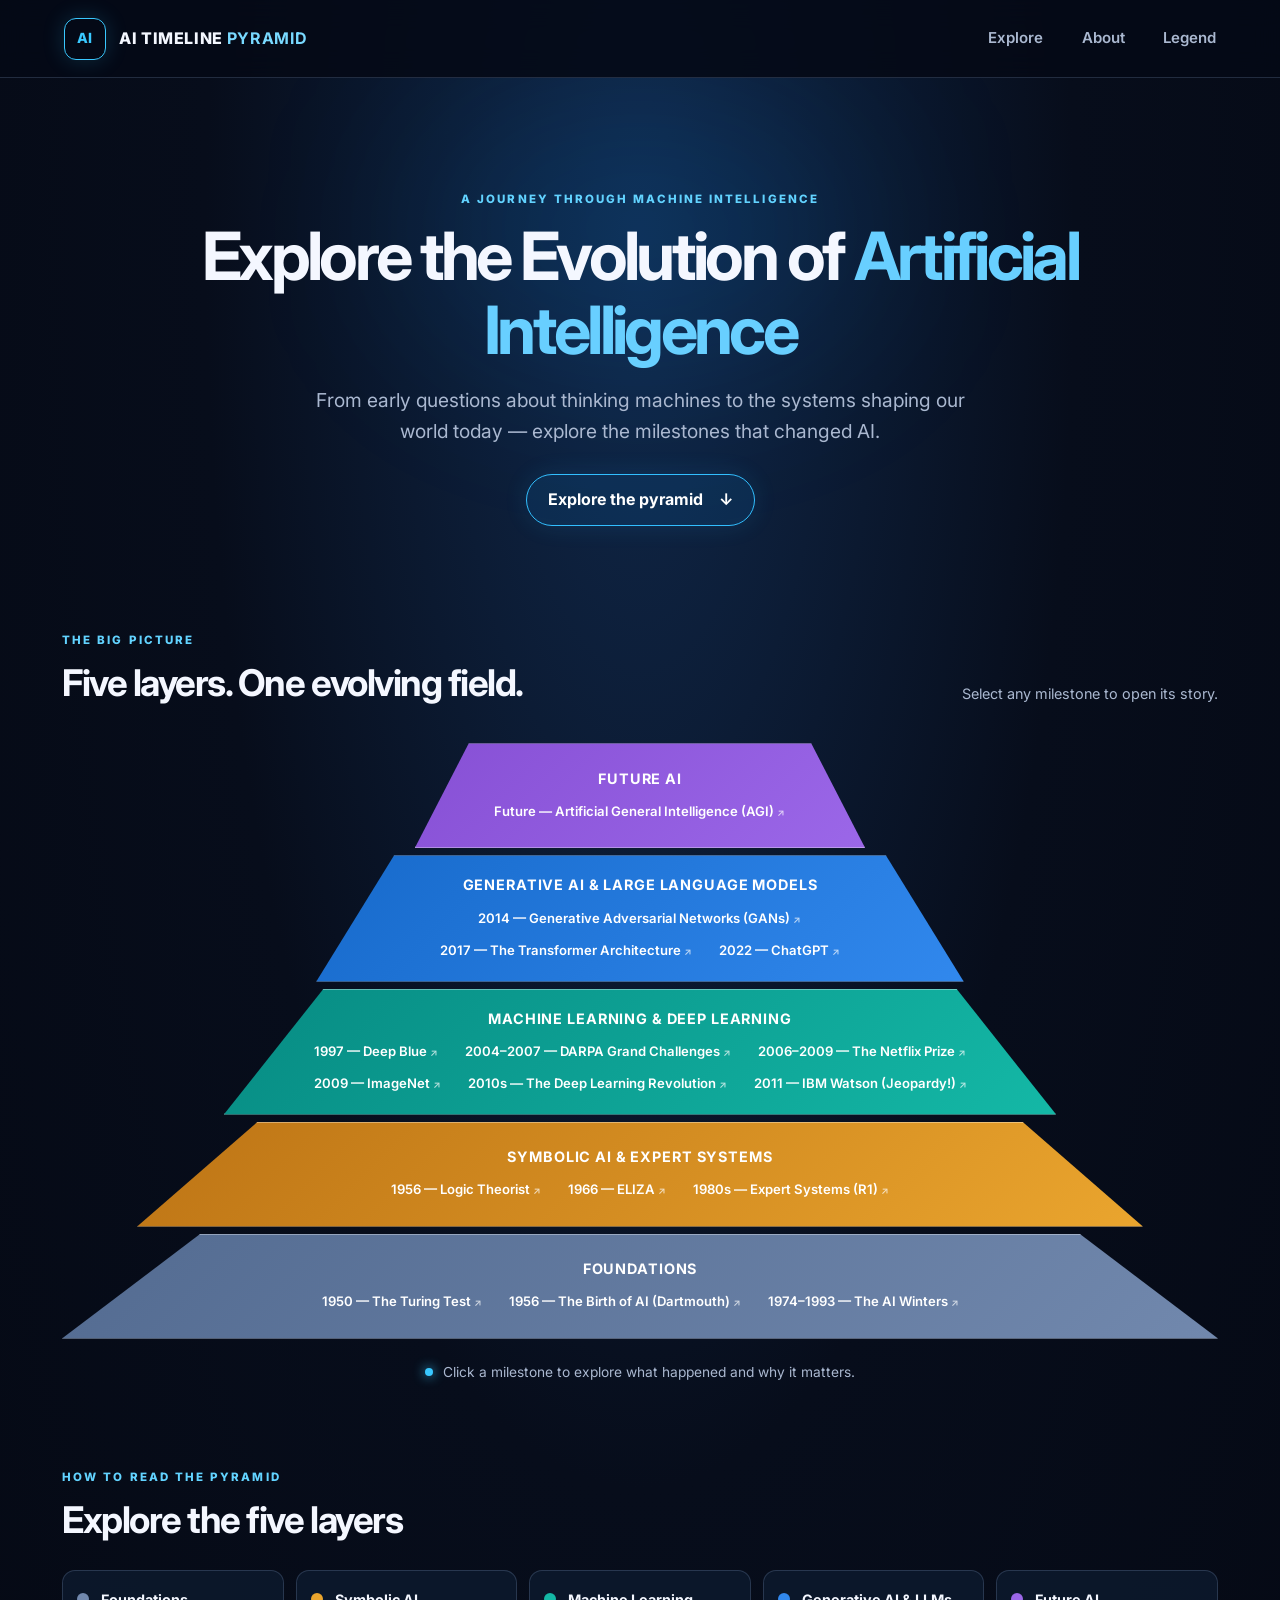
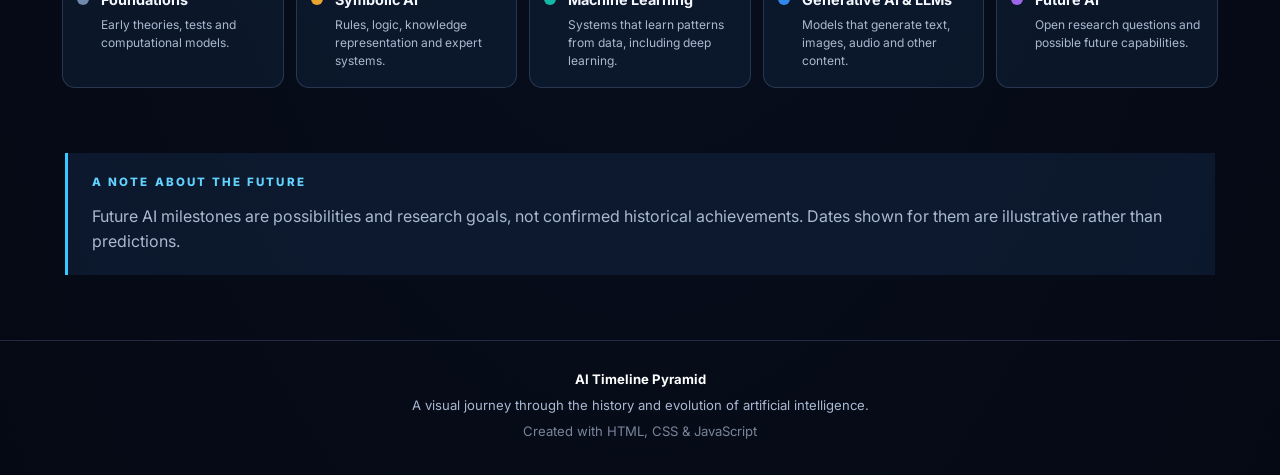
<file: index.html>
<!DOCTYPE html>
<html lang="en">
<head>
  <meta charset="UTF-8">
  <meta name="viewport" content="width=device-width, initial-scale=1.0">
  <meta name="description" content="Explore the evolution of artificial intelligence through an interactive five-layer timeline pyramid.">
  <title>AI Timeline Pyramid</title>
  <link rel="preconnect" href="https://fonts.googleapis.com">
  <link rel="preconnect" href="https://fonts.gstatic.com" crossorigin>
  <link href="https://fonts.googleapis.com/css2?family=Inter:wght@400;500;600;700;800&display=swap" rel="stylesheet">
  <link rel="stylesheet" href="css/style.css">
  <script src="js/script.js" defer></script>
</head>
<body>
  <header class="site-header" id="top">
    <a class="brand" href="index.html" aria-label="AI Timeline Pyramid home">
      <span class="brand-mark" aria-hidden="true">AI</span>
      <span>AI TIMELINE <b>PYRAMID</b></span>
    </a>
    <nav class="main-nav" aria-label="Main navigation">
      <a href="#timeline">Explore</a>
      <a href="#about">About</a>
      <a href="#legend">Legend</a>
    </nav>
    <button class="menu-toggle" aria-label="Toggle navigation" aria-expanded="false">☰</button>
  </header>

  <main>
    <section class="hero" id="about">
      <div class="hero-glow"></div>
      <p class="eyebrow">A JOURNEY THROUGH MACHINE INTELLIGENCE</p>
      <h1>Explore the Evolution of <span>Artificial Intelligence</span></h1>
      <p class="hero-copy">From early questions about thinking machines to the systems shaping our world today — explore the milestones that changed AI.</p>
      <a class="primary-link" href="#timeline">Explore the pyramid <span aria-hidden="true">↓</span></a>
    </section>

    <section class="timeline-section" id="timeline">
      <div class="section-heading">
        <div>
          <p class="eyebrow">THE BIG PICTURE</p>
          <h2>Five layers. One evolving field.</h2>
        </div>
        <p class="section-note">Select any milestone to open its story.</p>
      </div>

      <div class="pyramid-wrap">
        <div class="pyramid" aria-label="Interactive pyramid of artificial intelligence milestones">
          <section class="pyramid-layer future" aria-labelledby="future-title">
            <h3 id="future-title">FUTURE AI</h3>
            <div class="milestone-list">
              <a class="milestone" href="details.html?id=agi">Future — Artificial General Intelligence (AGI) <span>↗</span></a>
            </div>
          </section>

          <section class="pyramid-layer generative" aria-labelledby="generative-title">
            <h3 id="generative-title">GENERATIVE AI &amp; LARGE LANGUAGE MODELS</h3>
            <div class="milestone-list">
              <a class="milestone" href="details.html?id=gan">2014 — Generative Adversarial Networks (GANs) <span>↗</span></a>
              <a class="milestone" href="details.html?id=transformer">2017 — The Transformer Architecture <span>↗</span></a>
              <a class="milestone" href="details.html?id=chatgpt">2022 — ChatGPT <span>↗</span></a>
            </div>
          </section>

          <section class="pyramid-layer machine" aria-labelledby="machine-title">
            <h3 id="machine-title">MACHINE LEARNING &amp; DEEP LEARNING</h3>
            <div class="milestone-list">
              <a class="milestone" href="details.html?id=deepblue">1997 — Deep Blue <span>↗</span></a>
              <a class="milestone" href="details.html?id=darpa">2004–2007 — DARPA Grand Challenges <span>↗</span></a>
              <a class="milestone" href="details.html?id=netflix">2006–2009 — The Netflix Prize <span>↗</span></a>
              <a class="milestone" href="details.html?id=imagenet">2009 — ImageNet <span>↗</span></a>
              <a class="milestone" href="details.html?id=deeplearning">2010s — The Deep Learning Revolution <span>↗</span></a>
              <a class="milestone" href="details.html?id=watson">2011 — IBM Watson (Jeopardy!) <span>↗</span></a>
            </div>
          </section>

          <section class="pyramid-layer symbolic" aria-labelledby="symbolic-title">
            <h3 id="symbolic-title">SYMBOLIC AI &amp; EXPERT SYSTEMS</h3>
            <div class="milestone-list">
              <a class="milestone" href="details.html?id=logictheorist">1956 — Logic Theorist <span>↗</span></a>
              <a class="milestone" href="details.html?id=eliza">1966 — ELIZA <span>↗</span></a>
              <a class="milestone" href="details.html?id=expert">1980s — Expert Systems (R1) <span>↗</span></a>
            </div>
          </section>

          <section class="pyramid-layer foundations" aria-labelledby="foundations-title">
            <h3 id="foundations-title">FOUNDATIONS</h3>
            <div class="milestone-list">
              <a class="milestone" href="details.html?id=turing">1950 — The Turing Test <span>↗</span></a>
              <a class="milestone" href="details.html?id=dartmouth">1956 — The Birth of AI (Dartmouth) <span>↗</span></a>
              <a class="milestone" href="details.html?id=winters">1974–1993 — The AI Winters <span>↗</span></a>
            </div>
          </section>
        </div>
      </div>
      <p class="interaction-hint"><span class="hint-dot"></span> Click a milestone to explore what happened and why it matters.</p>
    </section>

    <section class="legend-section" id="legend">
      <div class="section-heading">
        <div>
          <p class="eyebrow">HOW TO READ THE PYRAMID</p>
          <h2>Explore the five layers</h2>
        </div>
      </div>
      <div class="legend-grid">
        <article class="legend-card"><span class="legend-swatch swatch-foundations"></span><div><h3>Foundations</h3><p>Early theories, tests and computational models.</p></div></article>
        <article class="legend-card"><span class="legend-swatch swatch-symbolic"></span><div><h3>Symbolic AI</h3><p>Rules, logic, knowledge representation and expert systems.</p></div></article>
        <article class="legend-card"><span class="legend-swatch swatch-machine"></span><div><h3>Machine Learning</h3><p>Systems that learn patterns from data, including deep learning.</p></div></article>
        <article class="legend-card"><span class="legend-swatch swatch-generative"></span><div><h3>Generative AI &amp; LLMs</h3><p>Models that generate text, images, audio and other content.</p></div></article>
        <article class="legend-card"><span class="legend-swatch swatch-future"></span><div><h3>Future AI</h3><p>Open research questions and possible future capabilities.</p></div></article>
      </div>
    </section>

    <section class="about-strip">
      <p class="eyebrow">A NOTE ABOUT THE FUTURE</p>
      <p>Future AI milestones are possibilities and research goals, not confirmed historical achievements. Dates shown for them are illustrative rather than predictions.</p>
    </section>
  </main>

  <footer class="site-footer">
    <a class="footer-brand" href="#top">AI Timeline Pyramid</a>
    <p>A visual journey through the history and evolution of artificial intelligence.</p>
    <p class="footer-credit">Created with HTML, CSS &amp; JavaScript</p>
  </footer>
</body>
</html>
</file>
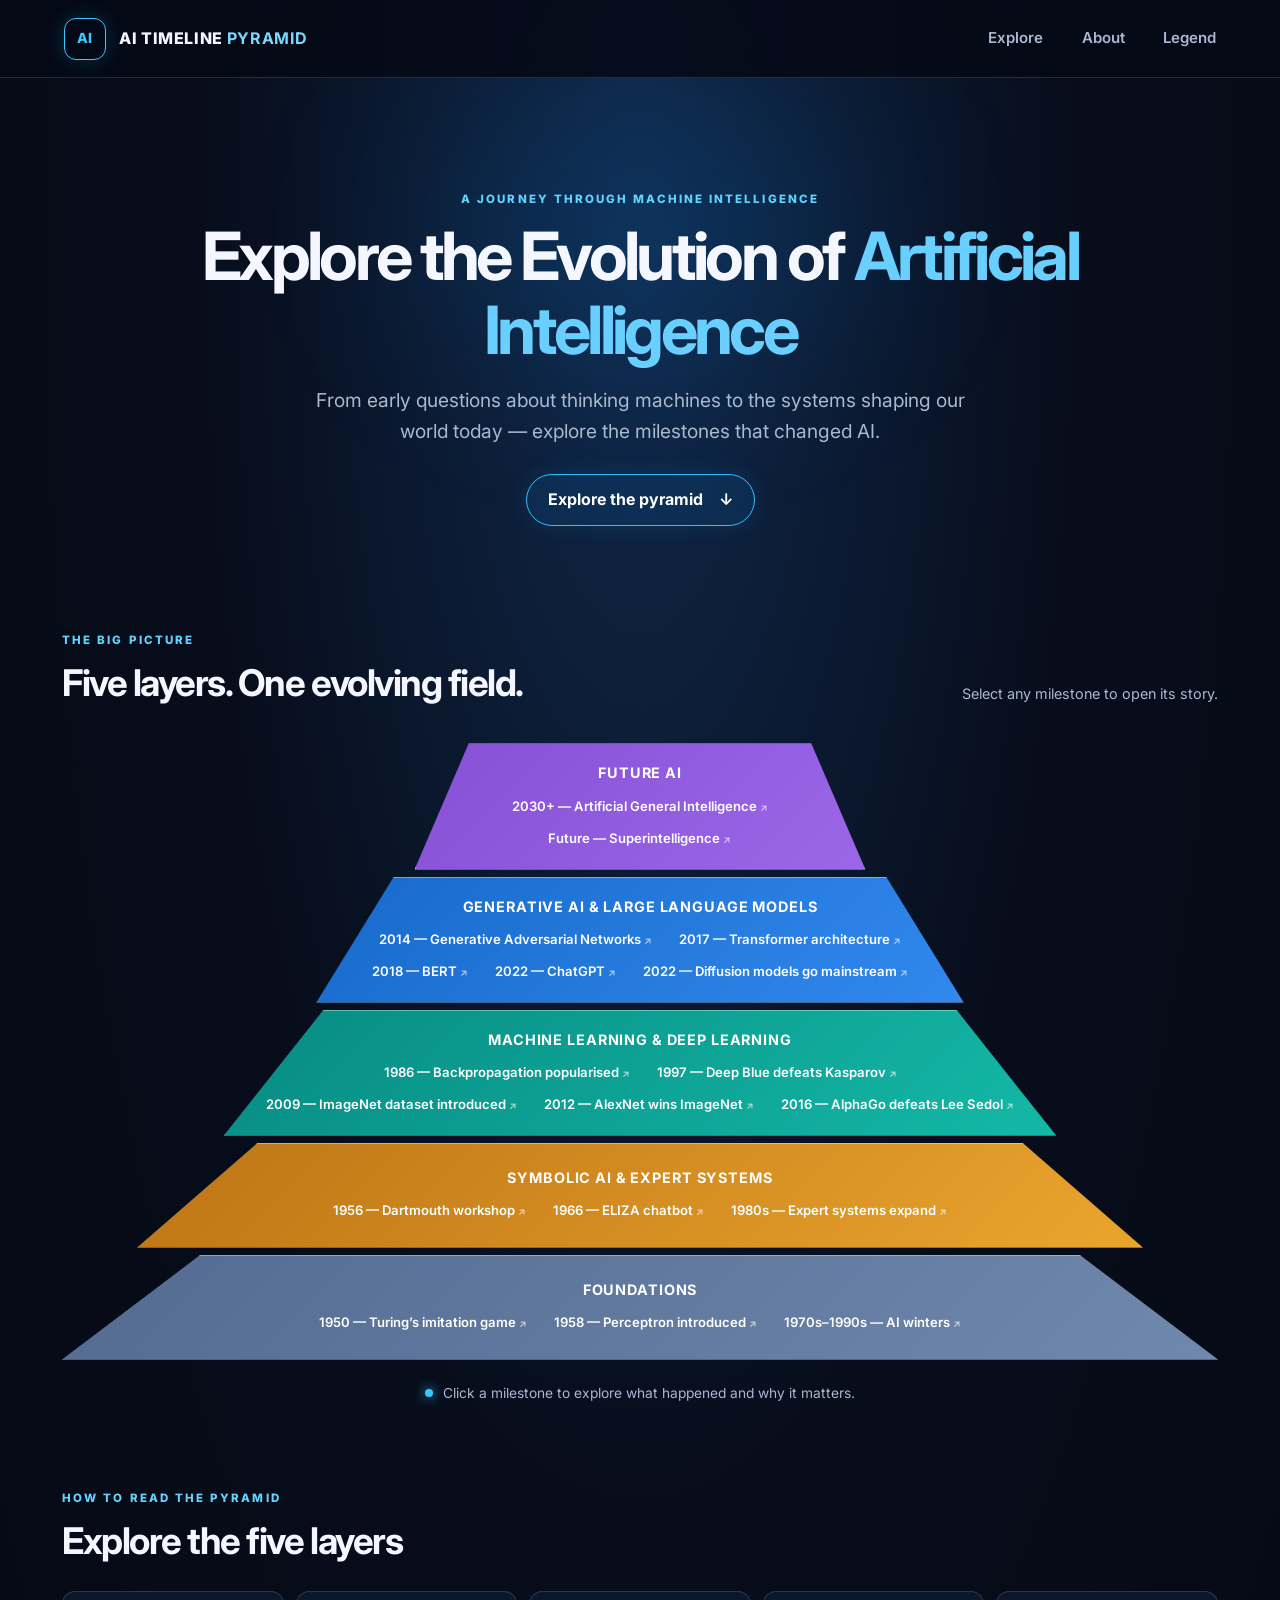
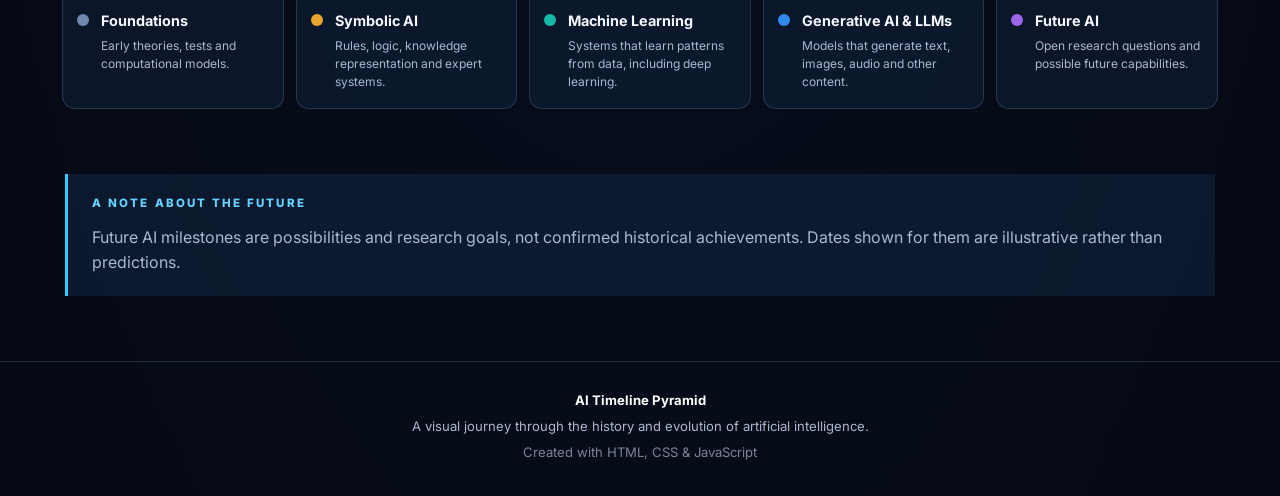
<file: ai-timeline-pyramid/index.html>
<!DOCTYPE html>
<html lang="en">
<head>
  <meta charset="UTF-8">
  <meta name="viewport" content="width=device-width, initial-scale=1.0">
  <meta name="description" content="Explore the evolution of artificial intelligence through an interactive five-layer timeline pyramid.">
  <title>AI Timeline Pyramid</title>
  <link rel="preconnect" href="https://fonts.googleapis.com">
  <link rel="preconnect" href="https://fonts.gstatic.com" crossorigin>
  <link href="https://fonts.googleapis.com/css2?family=Inter:wght@400;500;600;700;800&display=swap" rel="stylesheet">
  <link rel="stylesheet" href="css/style.css">
  <script src="js/script.js" defer></script>
</head>
<body>
  <header class="site-header" id="top">
    <a class="brand" href="index.html" aria-label="AI Timeline Pyramid home">
      <span class="brand-mark" aria-hidden="true">AI</span>
      <span>AI TIMELINE <b>PYRAMID</b></span>
    </a>
    <nav class="main-nav" aria-label="Main navigation">
      <a href="#timeline">Explore</a>
      <a href="#about">About</a>
      <a href="#legend">Legend</a>
    </nav>
    <button class="menu-toggle" aria-label="Toggle navigation" aria-expanded="false">☰</button>
  </header>

  <main>
    <section class="hero" id="about">
      <div class="hero-glow"></div>
      <p class="eyebrow">A JOURNEY THROUGH MACHINE INTELLIGENCE</p>
      <h1>Explore the Evolution of <span>Artificial Intelligence</span></h1>
      <p class="hero-copy">From early questions about thinking machines to the systems shaping our world today — explore the milestones that changed AI.</p>
      <a class="primary-link" href="#timeline">Explore the pyramid <span aria-hidden="true">↓</span></a>
    </section>

    <section class="timeline-section" id="timeline">
      <div class="section-heading">
        <div>
          <p class="eyebrow">THE BIG PICTURE</p>
          <h2>Five layers. One evolving field.</h2>
        </div>
        <p class="section-note">Select any milestone to open its story.</p>
      </div>

      <div class="pyramid-wrap">
        <div class="pyramid" aria-label="Interactive pyramid of artificial intelligence milestones">
          <section class="pyramid-layer future" aria-labelledby="future-title">
            <h3 id="future-title">FUTURE AI</h3>
            <div class="milestone-list">
              <a class="milestone" href="details.html?id=agi">2030+ — Artificial General Intelligence <span>↗</span></a>
              <a class="milestone" href="details.html?id=superintelligence">Future — Superintelligence <span>↗</span></a>
            </div>
          </section>

          <section class="pyramid-layer generative" aria-labelledby="generative-title">
            <h3 id="generative-title">GENERATIVE AI &amp; LARGE LANGUAGE MODELS</h3>
            <div class="milestone-list">
              <a class="milestone" href="details.html?id=gan">2014 — Generative Adversarial Networks <span>↗</span></a>
              <a class="milestone" href="details.html?id=transformer">2017 — Transformer architecture <span>↗</span></a>
              <a class="milestone" href="details.html?id=bert">2018 — BERT <span>↗</span></a>
              <a class="milestone" href="details.html?id=chatgpt">2022 — ChatGPT <span>↗</span></a>
              <a class="milestone" href="details.html?id=diffusion">2022 — Diffusion models go mainstream <span>↗</span></a>
            </div>
          </section>

          <section class="pyramid-layer machine" aria-labelledby="machine-title">
            <h3 id="machine-title">MACHINE LEARNING &amp; DEEP LEARNING</h3>
            <div class="milestone-list">
              <a class="milestone" href="details.html?id=backprop">1986 — Backpropagation popularised <span>↗</span></a>
              <a class="milestone" href="details.html?id=deepblue">1997 — Deep Blue defeats Kasparov <span>↗</span></a>
              <a class="milestone" href="details.html?id=imagenet">2009 — ImageNet dataset introduced <span>↗</span></a>
              <a class="milestone" href="details.html?id=alexnet">2012 — AlexNet wins ImageNet <span>↗</span></a>
              <a class="milestone" href="details.html?id=alphago">2016 — AlphaGo defeats Lee Sedol <span>↗</span></a>
            </div>
          </section>

          <section class="pyramid-layer symbolic" aria-labelledby="symbolic-title">
            <h3 id="symbolic-title">SYMBOLIC AI &amp; EXPERT SYSTEMS</h3>
            <div class="milestone-list">
              <a class="milestone" href="details.html?id=dartmouth">1956 — Dartmouth workshop <span>↗</span></a>
              <a class="milestone" href="details.html?id=eliza">1966 — ELIZA chatbot <span>↗</span></a>
              <a class="milestone" href="details.html?id=expert">1980s — Expert systems expand <span>↗</span></a>
            </div>
          </section>

          <section class="pyramid-layer foundations" aria-labelledby="foundations-title">
            <h3 id="foundations-title">FOUNDATIONS</h3>
            <div class="milestone-list">
              <a class="milestone" href="details.html?id=turing">1950 — Turing’s imitation game <span>↗</span></a>
              <a class="milestone" href="details.html?id=perceptron">1958 — Perceptron introduced <span>↗</span></a>
              <a class="milestone" href="details.html?id=winters">1970s–1990s — AI winters <span>↗</span></a>
            </div>
          </section>
        </div>
      </div>
      <p class="interaction-hint"><span class="hint-dot"></span> Click a milestone to explore what happened and why it matters.</p>
    </section>

    <section class="legend-section" id="legend">
      <div class="section-heading">
        <div>
          <p class="eyebrow">HOW TO READ THE PYRAMID</p>
          <h2>Explore the five layers</h2>
        </div>
      </div>
      <div class="legend-grid">
        <article class="legend-card"><span class="legend-swatch swatch-foundations"></span><div><h3>Foundations</h3><p>Early theories, tests and computational models.</p></div></article>
        <article class="legend-card"><span class="legend-swatch swatch-symbolic"></span><div><h3>Symbolic AI</h3><p>Rules, logic, knowledge representation and expert systems.</p></div></article>
        <article class="legend-card"><span class="legend-swatch swatch-machine"></span><div><h3>Machine Learning</h3><p>Systems that learn patterns from data, including deep learning.</p></div></article>
        <article class="legend-card"><span class="legend-swatch swatch-generative"></span><div><h3>Generative AI &amp; LLMs</h3><p>Models that generate text, images, audio and other content.</p></div></article>
        <article class="legend-card"><span class="legend-swatch swatch-future"></span><div><h3>Future AI</h3><p>Open research questions and possible future capabilities.</p></div></article>
      </div>
    </section>

    <section class="about-strip">
      <p class="eyebrow">A NOTE ABOUT THE FUTURE</p>
      <p>Future AI milestones are possibilities and research goals, not confirmed historical achievements. Dates shown for them are illustrative rather than predictions.</p>
    </section>
  </main>

  <footer class="site-footer">
    <a class="footer-brand" href="#top">AI Timeline Pyramid</a>
    <p>A visual journey through the history and evolution of artificial intelligence.</p>
    <p class="footer-credit">Created with HTML, CSS &amp; JavaScript</p>
  </footer>
</body>
</html>
</file>
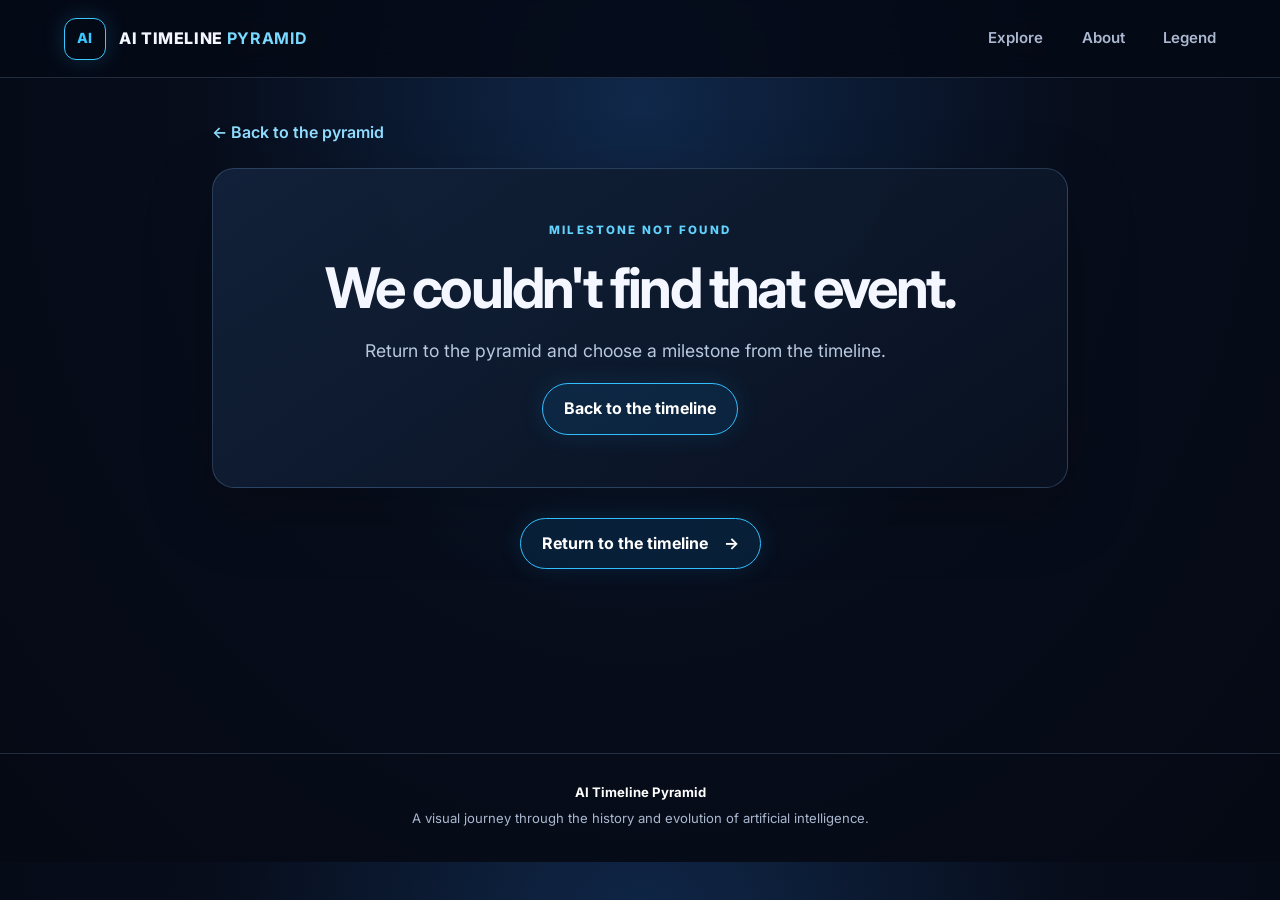
<file: details.html>
<!DOCTYPE html>
<html lang="en">
<head>
  <meta charset="UTF-8">
  <meta name="viewport" content="width=device-width, initial-scale=1.0">
  <meta name="description" content="Explore an artificial intelligence milestone in detail.">
  <title>Milestone | AI Timeline Pyramid</title>
  <link rel="preconnect" href="https://fonts.googleapis.com">
  <link rel="preconnect" href="https://fonts.gstatic.com" crossorigin>
  <link href="https://fonts.googleapis.com/css2?family=Inter:wght@400;500;600;700;800&display=swap" rel="stylesheet">
  <link rel="stylesheet" href="css/style.css">
  <link rel="stylesheet" href="css/details.css">
  <script src="js/details.js" defer></script>
</head>
<body>
  <header class="site-header">
    <a class="brand" href="index.html"><span class="brand-mark" aria-hidden="true">AI</span><span>AI TIMELINE <b>PYRAMID</b></span></a>
    <nav class="main-nav" aria-label="Main navigation">
      <a href="index.html#timeline">Explore</a>
      <a href="index.html#about">About</a>
      <a href="index.html#legend">Legend</a>
    </nav>
  </header>

  <main class="detail-main">
    <a class="back-link" href="index.html#timeline">← Back to the pyramid</a>
    <article class="detail-card" id="detail-card">
      <div class="detail-topline">
        <span class="detail-year" id="detail-year"></span>
        <span class="detail-category" id="detail-category"></span>
      </div>
      <h1 id="detail-title">Loading milestone…</h1>
      <p class="detail-summary" id="detail-summary"></p>
      <div class="detail-divider"></div>
      <section class="detail-section"><h2>What happened?</h2><p id="detail-what"></p></section>
      <section class="detail-section"><h2>Why does it matter?</h2><p id="detail-why"></p></section>
      <section class="detail-section"><h2>AI subfield</h2><p id="detail-subfield"></p></section>
      <section class="detail-section"><h2>Impact on industries and everyday life</h2><p id="detail-impact"></p></section>
      <section class="detail-sources"><h2>Further reading</h2><ul id="detail-sources"></ul></section>
    </article>
    <div class="detail-bottom"><a class="primary-link" href="index.html#timeline">Return to the timeline <span aria-hidden="true">→</span></a></div>
  </main>

  <footer class="site-footer">
    <a class="footer-brand" href="index.html">AI Timeline Pyramid</a>
    <p>A visual journey through the history and evolution of artificial intelligence.</p>
  </footer>
</body>
</html>
</file>
<file: css/style.css>
:root {
  --bg: #070d1b;
  --bg-soft: #0d172b;
  --panel: #111e34;
  --text: #f4f7ff;
  --muted: #aab8d0;
  --line: rgba(157, 184, 230, .2);
  --cyan: #39c8ff;
  --foundations: #7188ad;
  --symbolic: #eaa52e;
  --machine: #14b8a6;
  --generative: #3188ed;
  --future: #9b67e8;
  font-family: "Inter", system-ui, sans-serif;
}
* { box-sizing: border-box; }
html { scroll-behavior: smooth; }
body {
  margin: 0; color: var(--text);
  background: radial-gradient(ellipse at 50% 12%, #10284a 0, var(--bg) 48%, #050914 100%);
  line-height: 1.6;
}
a { color: inherit; }
.site-header {
  min-height: 78px; padding: 16px clamp(20px, 5vw, 76px);
  display: flex; align-items: center; justify-content: space-between; gap: 24px;
  border-bottom: 1px solid var(--line); background: rgba(5, 10, 22, .88);
  position: sticky; top: 0; z-index: 10; backdrop-filter: blur(14px);
}
.brand { display: inline-flex; align-items: center; gap: 13px; text-decoration: none; font-weight: 800; letter-spacing: .04em; }
.brand b { color: #79d9ff; }
.brand-mark {
  width: 42px; height: 42px; border: 1px solid var(--cyan); border-radius: 12px;
  display: grid; place-items: center; color: var(--cyan); font-size: 14px;
  box-shadow: 0 0 22px rgba(57, 200, 255, .18);
}
.main-nav { display: flex; gap: clamp(18px, 3vw, 42px); }
.main-nav a { text-decoration: none; color: var(--muted); font-weight: 600; font-size: .94rem; }
.main-nav a:hover, .main-nav a:focus-visible { color: white; }
.menu-toggle { display: none; color: white; border: 1px solid var(--line); background: transparent; padding: 8px 12px; border-radius: 8px; }
.hero {
  position: relative; overflow: hidden; text-align: center;
  padding: clamp(65px, 9vw, 112px) 20px 70px;
}
.hero-glow {
  position: absolute; width: 460px; height: 260px; border-radius: 50%;
  background: rgba(0, 147, 255, .12); filter: blur(90px);
  top: 20px; left: 50%; transform: translateX(-50%); pointer-events: none;
}
.hero > *:not(.hero-glow) { position: relative; }
.eyebrow { color: #62d3ff; font-size: .72rem; font-weight: 800; letter-spacing: .18em; margin: 0 0 12px; }
.hero h1 { max-width: 950px; margin: 0 auto 18px; font-size: clamp(2.2rem, 5.2vw, 4.6rem); line-height: 1.1; letter-spacing: -.055em; }
.hero h1 span { color: #68cfff; }
.hero-copy { max-width: 680px; margin: 0 auto 28px; color: var(--muted); font-size: clamp(1rem, 1.8vw, 1.2rem); }
.primary-link {
  display: inline-flex; align-items: center; gap: 16px; padding: 12px 21px;
  border: 1px solid #32bfff; border-radius: 999px; text-decoration: none;
  color: white; font-weight: 700; background: rgba(18, 113, 184, .16);
  box-shadow: 0 0 24px rgba(43, 177, 255, .12); transition: .2s ease;
}
.primary-link:hover { background: rgba(34, 157, 235, .28); transform: translateY(-2px); }
.timeline-section, .legend-section { max-width: 1240px; margin: 0 auto; padding: 35px clamp(18px, 4vw, 42px) 65px; }
.section-heading { display: flex; justify-content: space-between; align-items: end; gap: 24px; margin-bottom: 28px; }
.section-heading h2 { font-size: clamp(1.6rem, 3vw, 2.3rem); line-height: 1.2; margin: 0; letter-spacing: -.04em; }
.section-note { color: var(--muted); margin: 0; font-size: .9rem; }
.pyramid-wrap { padding: 10px 0 0; }
.pyramid { display: flex; flex-direction: column; align-items: center; gap: 7px; }
.pyramid-layer {
  min-height: 105px; padding: 17px 22px; display: flex; flex-direction: column;
  align-items: center; justify-content: center; text-align: center; color: white;
  clip-path: polygon(12% 0, 88% 0, 100% 100%, 0 100%);
  border: 1px solid rgba(255,255,255,.35); transition: filter .2s ease;
}
.pyramid-layer:hover { filter: brightness(1.12); }
.pyramid-layer h3 { margin: 0 0 8px; font-size: .9rem; letter-spacing: .06em; }
.pyramid-layer.future { width: 39%; background: linear-gradient(135deg, #8750d5, var(--future)); }
.pyramid-layer.generative { width: 56%; background: linear-gradient(135deg, #176acb, var(--generative)); }
.pyramid-layer.machine { width: 72%; background: linear-gradient(135deg, #078b83, var(--machine)); }
.pyramid-layer.symbolic { width: 87%; background: linear-gradient(135deg, #bd7415, var(--symbolic)); }
.pyramid-layer.foundations { width: 100%; background: linear-gradient(135deg, #536b91, var(--foundations)); }
.milestone-list { display: flex; justify-content: center; flex-wrap: wrap; gap: 5px 17px; max-width: 100%; }
.milestone {
  color: white; text-decoration: none; font-size: .82rem; font-weight: 600;
  padding: 3px 5px; border-radius: 5px; transition: background .18s, transform .18s;
}
.milestone span { color: rgba(255,255,255,.7); font-size: .75em; }
.milestone:hover, .milestone:focus-visible { background: rgba(4, 15, 35, .28); transform: translateY(-1px); outline: none; }
.interaction-hint { display: flex; align-items: center; justify-content: center; gap: 10px; color: var(--muted); font-size: .86rem; margin: 22px 0 0; }
.hint-dot { width: 8px; height: 8px; border-radius: 50%; background: var(--cyan); box-shadow: 0 0 12px var(--cyan); }
.legend-section { padding-top: 20px; }
.legend-grid { display: grid; grid-template-columns: repeat(5, 1fr); gap: 12px; }
.legend-card { display: flex; gap: 12px; align-items: flex-start; padding: 17px 14px; border: 1px solid var(--line); border-radius: 13px; background: rgba(15, 28, 49, .72); }
.legend-card h3 { margin: 0 0 5px; font-size: .9rem; }
.legend-card p { margin: 0; color: var(--muted); font-size: .75rem; line-height: 1.5; }
.legend-swatch { flex: 0 0 12px; height: 12px; border-radius: 50%; margin-top: 5px; }
.swatch-foundations { background: var(--foundations); }
.swatch-symbolic { background: var(--symbolic); }
.swatch-machine { background: var(--machine); }
.swatch-generative { background: var(--generative); }
.swatch-future { background: var(--future); }
.about-strip { max-width: 1150px; margin: 0 auto 65px; padding: 20px 24px; border-left: 3px solid var(--cyan); background: rgba(18, 38, 65, .55); color: var(--muted); }
.about-strip p:last-child { margin: 0; }
.site-footer { border-top: 1px solid var(--line); padding: 28px 20px; text-align: center; color: var(--muted); font-size: .82rem; }
.site-footer p { margin: 5px 0; }
.footer-brand { color: white; text-decoration: none; font-weight: 700; }
.footer-credit { opacity: .7; }
@media (max-width: 850px) {
  .legend-grid { grid-template-columns: repeat(2, 1fr); }
  .pyramid-layer { min-height: 115px; padding: 15px 20px; }
  .milestone { font-size: .76rem; }
}
@media (max-width: 600px) {
  .site-header { min-height: 68px; flex-wrap: wrap; }
  .brand { font-size: .82rem; }
  .brand-mark { width: 36px; height: 36px; }
  .menu-toggle { display: block; }
  .main-nav { display: none; width: 100%; flex-direction: column; gap: 12px; padding: 8px 0 4px; }
  .main-nav.open { display: flex; }
  .hero { padding-top: 58px; }
  .section-heading { display: block; }
  .section-note { margin-top: 10px; }
  .pyramid { gap: 6px; }
  .pyramid-layer { width: 100% !important; clip-path: none; border-radius: 10px; min-height: auto; padding: 15px 12px; }
  .pyramid-layer h3 { font-size: .8rem; }
  .milestone-list { gap: 4px 8px; }
  .milestone { font-size: .73rem; }
  .legend-grid { grid-template-columns: 1fr; }
  .about-strip { margin-left: 18px; margin-right: 18px; }
}
</file>
<file: ai-timeline-pyramid/css/style.css>
:root {
  --bg: #070d1b;
  --bg-soft: #0d172b;
  --panel: #111e34;
  --text: #f4f7ff;
  --muted: #aab8d0;
  --line: rgba(157, 184, 230, .2);
  --cyan: #39c8ff;
  --foundations: #7188ad;
  --symbolic: #eaa52e;
  --machine: #14b8a6;
  --generative: #3188ed;
  --future: #9b67e8;
  font-family: "Inter", system-ui, sans-serif;
}
* { box-sizing: border-box; }
html { scroll-behavior: smooth; }
body {
  margin: 0; color: var(--text);
  background: radial-gradient(ellipse at 50% 12%, #10284a 0, var(--bg) 48%, #050914 100%);
  line-height: 1.6;
}
a { color: inherit; }
.site-header {
  min-height: 78px; padding: 16px clamp(20px, 5vw, 76px);
  display: flex; align-items: center; justify-content: space-between; gap: 24px;
  border-bottom: 1px solid var(--line); background: rgba(5, 10, 22, .88);
  position: sticky; top: 0; z-index: 10; backdrop-filter: blur(14px);
}
.brand { display: inline-flex; align-items: center; gap: 13px; text-decoration: none; font-weight: 800; letter-spacing: .04em; }
.brand b { color: #79d9ff; }
.brand-mark {
  width: 42px; height: 42px; border: 1px solid var(--cyan); border-radius: 12px;
  display: grid; place-items: center; color: var(--cyan); font-size: 14px;
  box-shadow: 0 0 22px rgba(57, 200, 255, .18);
}
.main-nav { display: flex; gap: clamp(18px, 3vw, 42px); }
.main-nav a { text-decoration: none; color: var(--muted); font-weight: 600; font-size: .94rem; }
.main-nav a:hover, .main-nav a:focus-visible { color: white; }
.menu-toggle { display: none; color: white; border: 1px solid var(--line); background: transparent; padding: 8px 12px; border-radius: 8px; }
.hero {
  position: relative; overflow: hidden; text-align: center;
  padding: clamp(65px, 9vw, 112px) 20px 70px;
}
.hero-glow {
  position: absolute; width: 460px; height: 260px; border-radius: 50%;
  background: rgba(0, 147, 255, .12); filter: blur(90px);
  top: 20px; left: 50%; transform: translateX(-50%); pointer-events: none;
}
.hero > *:not(.hero-glow) { position: relative; }
.eyebrow { color: #62d3ff; font-size: .72rem; font-weight: 800; letter-spacing: .18em; margin: 0 0 12px; }
.hero h1 { max-width: 950px; margin: 0 auto 18px; font-size: clamp(2.2rem, 5.2vw, 4.6rem); line-height: 1.1; letter-spacing: -.055em; }
.hero h1 span { color: #68cfff; }
.hero-copy { max-width: 680px; margin: 0 auto 28px; color: var(--muted); font-size: clamp(1rem, 1.8vw, 1.2rem); }
.primary-link {
  display: inline-flex; align-items: center; gap: 16px; padding: 12px 21px;
  border: 1px solid #32bfff; border-radius: 999px; text-decoration: none;
  color: white; font-weight: 700; background: rgba(18, 113, 184, .16);
  box-shadow: 0 0 24px rgba(43, 177, 255, .12); transition: .2s ease;
}
.primary-link:hover { background: rgba(34, 157, 235, .28); transform: translateY(-2px); }
.timeline-section, .legend-section { max-width: 1240px; margin: 0 auto; padding: 35px clamp(18px, 4vw, 42px) 65px; }
.section-heading { display: flex; justify-content: space-between; align-items: end; gap: 24px; margin-bottom: 28px; }
.section-heading h2 { font-size: clamp(1.6rem, 3vw, 2.3rem); line-height: 1.2; margin: 0; letter-spacing: -.04em; }
.section-note { color: var(--muted); margin: 0; font-size: .9rem; }
.pyramid-wrap { padding: 10px 0 0; }
.pyramid { display: flex; flex-direction: column; align-items: center; gap: 7px; }
.pyramid-layer {
  min-height: 105px; padding: 17px 22px; display: flex; flex-direction: column;
  align-items: center; justify-content: center; text-align: center; color: white;
  clip-path: polygon(12% 0, 88% 0, 100% 100%, 0 100%);
  border: 1px solid rgba(255,255,255,.35); transition: filter .2s ease;
}
.pyramid-layer:hover { filter: brightness(1.12); }
.pyramid-layer h3 { margin: 0 0 8px; font-size: .9rem; letter-spacing: .06em; }
.pyramid-layer.future { width: 39%; background: linear-gradient(135deg, #8750d5, var(--future)); }
.pyramid-layer.generative { width: 56%; background: linear-gradient(135deg, #176acb, var(--generative)); }
.pyramid-layer.machine { width: 72%; background: linear-gradient(135deg, #078b83, var(--machine)); }
.pyramid-layer.symbolic { width: 87%; background: linear-gradient(135deg, #bd7415, var(--symbolic)); }
.pyramid-layer.foundations { width: 100%; background: linear-gradient(135deg, #536b91, var(--foundations)); }
.milestone-list { display: flex; justify-content: center; flex-wrap: wrap; gap: 5px 17px; max-width: 100%; }
.milestone {
  color: white; text-decoration: none; font-size: .82rem; font-weight: 600;
  padding: 3px 5px; border-radius: 5px; transition: background .18s, transform .18s;
}
.milestone span { color: rgba(255,255,255,.7); font-size: .75em; }
.milestone:hover, .milestone:focus-visible { background: rgba(4, 15, 35, .28); transform: translateY(-1px); outline: none; }
.interaction-hint { display: flex; align-items: center; justify-content: center; gap: 10px; color: var(--muted); font-size: .86rem; margin: 22px 0 0; }
.hint-dot { width: 8px; height: 8px; border-radius: 50%; background: var(--cyan); box-shadow: 0 0 12px var(--cyan); }
.legend-section { padding-top: 20px; }
.legend-grid { display: grid; grid-template-columns: repeat(5, 1fr); gap: 12px; }
.legend-card { display: flex; gap: 12px; align-items: flex-start; padding: 17px 14px; border: 1px solid var(--line); border-radius: 13px; background: rgba(15, 28, 49, .72); }
.legend-card h3 { margin: 0 0 5px; font-size: .9rem; }
.legend-card p { margin: 0; color: var(--muted); font-size: .75rem; line-height: 1.5; }
.legend-swatch { flex: 0 0 12px; height: 12px; border-radius: 50%; margin-top: 5px; }
.swatch-foundations { background: var(--foundations); }
.swatch-symbolic { background: var(--symbolic); }
.swatch-machine { background: var(--machine); }
.swatch-generative { background: var(--generative); }
.swatch-future { background: var(--future); }
.about-strip { max-width: 1150px; margin: 0 auto 65px; padding: 20px 24px; border-left: 3px solid var(--cyan); background: rgba(18, 38, 65, .55); color: var(--muted); }
.about-strip p:last-child { margin: 0; }
.site-footer { border-top: 1px solid var(--line); padding: 28px 20px; text-align: center; color: var(--muted); font-size: .82rem; }
.site-footer p { margin: 5px 0; }
.footer-brand { color: white; text-decoration: none; font-weight: 700; }
.footer-credit { opacity: .7; }
@media (max-width: 850px) {
  .legend-grid { grid-template-columns: repeat(2, 1fr); }
  .pyramid-layer { min-height: 115px; padding: 15px 20px; }
  .milestone { font-size: .76rem; }
}
@media (max-width: 600px) {
  .site-header { min-height: 68px; flex-wrap: wrap; }
  .brand { font-size: .82rem; }
  .brand-mark { width: 36px; height: 36px; }
  .menu-toggle { display: block; }
  .main-nav { display: none; width: 100%; flex-direction: column; gap: 12px; padding: 8px 0 4px; }
  .main-nav.open { display: flex; }
  .hero { padding-top: 58px; }
  .section-heading { display: block; }
  .section-note { margin-top: 10px; }
  .pyramid { gap: 6px; }
  .pyramid-layer { width: 100% !important; clip-path: none; border-radius: 10px; min-height: auto; padding: 15px 12px; }
  .pyramid-layer h3 { font-size: .8rem; }
  .milestone-list { gap: 4px 8px; }
  .milestone { font-size: .73rem; }
  .legend-grid { grid-template-columns: 1fr; }
  .about-strip { margin-left: 18px; margin-right: 18px; }
}
</file>
<file: css/details.css>
.detail-main { max-width: 900px; margin: 0 auto; padding: 42px 22px 80px; min-height: 75vh; }
.back-link { display: inline-block; color: #8fdcff; text-decoration: none; font-weight: 600; margin-bottom: 22px; }
.back-link:hover { color: white; }
.detail-card {
  padding: clamp(24px, 5vw, 52px); border: 1px solid rgba(124, 174, 232, .25);
  border-radius: 22px; background: linear-gradient(145deg, rgba(18, 34, 58, .96), rgba(9, 17, 32, .96));
  box-shadow: 0 22px 70px rgba(0,0,0,.24);
}
.detail-topline { display: flex; flex-wrap: wrap; justify-content: space-between; gap: 12px; align-items: center; }
.detail-year { color: #69d3ff; font-weight: 800; font-size: .95rem; }
.detail-category { color: #c2b0ff; font-size: .72rem; letter-spacing: .12em; font-weight: 800; text-transform: uppercase; }
.detail-card h1 { font-size: clamp(2rem, 5vw, 3.5rem); line-height: 1.12; letter-spacing: -.05em; margin: 18px 0 12px; }
.detail-summary { color: #b8c8df; font-size: 1.1rem; max-width: 720px; }
.detail-divider { height: 1px; background: rgba(160, 188, 225, .2); margin: 30px 0; }
.detail-section { margin: 27px 0; }
.detail-section h2, .detail-sources h2 { color: #7edaff; font-size: 1.05rem; margin: 0 0 8px; }
.detail-section p { color: #c0cce0; margin: 0; }
.detail-sources { margin-top: 34px; padding-top: 22px; border-top: 1px solid rgba(160, 188, 225, .2); }
.detail-sources ul { padding-left: 20px; margin-bottom: 0; }
.detail-sources li { margin: 7px 0; color: #aebed5; }
.detail-sources a { color: #85d8ff; overflow-wrap: anywhere; }
.detail-bottom { text-align: center; margin-top: 30px; }
.not-found { text-align: center; }
@media (max-width: 600px) {
  .detail-main { padding-top: 25px; }
  .detail-card { border-radius: 15px; }
}
</file>
